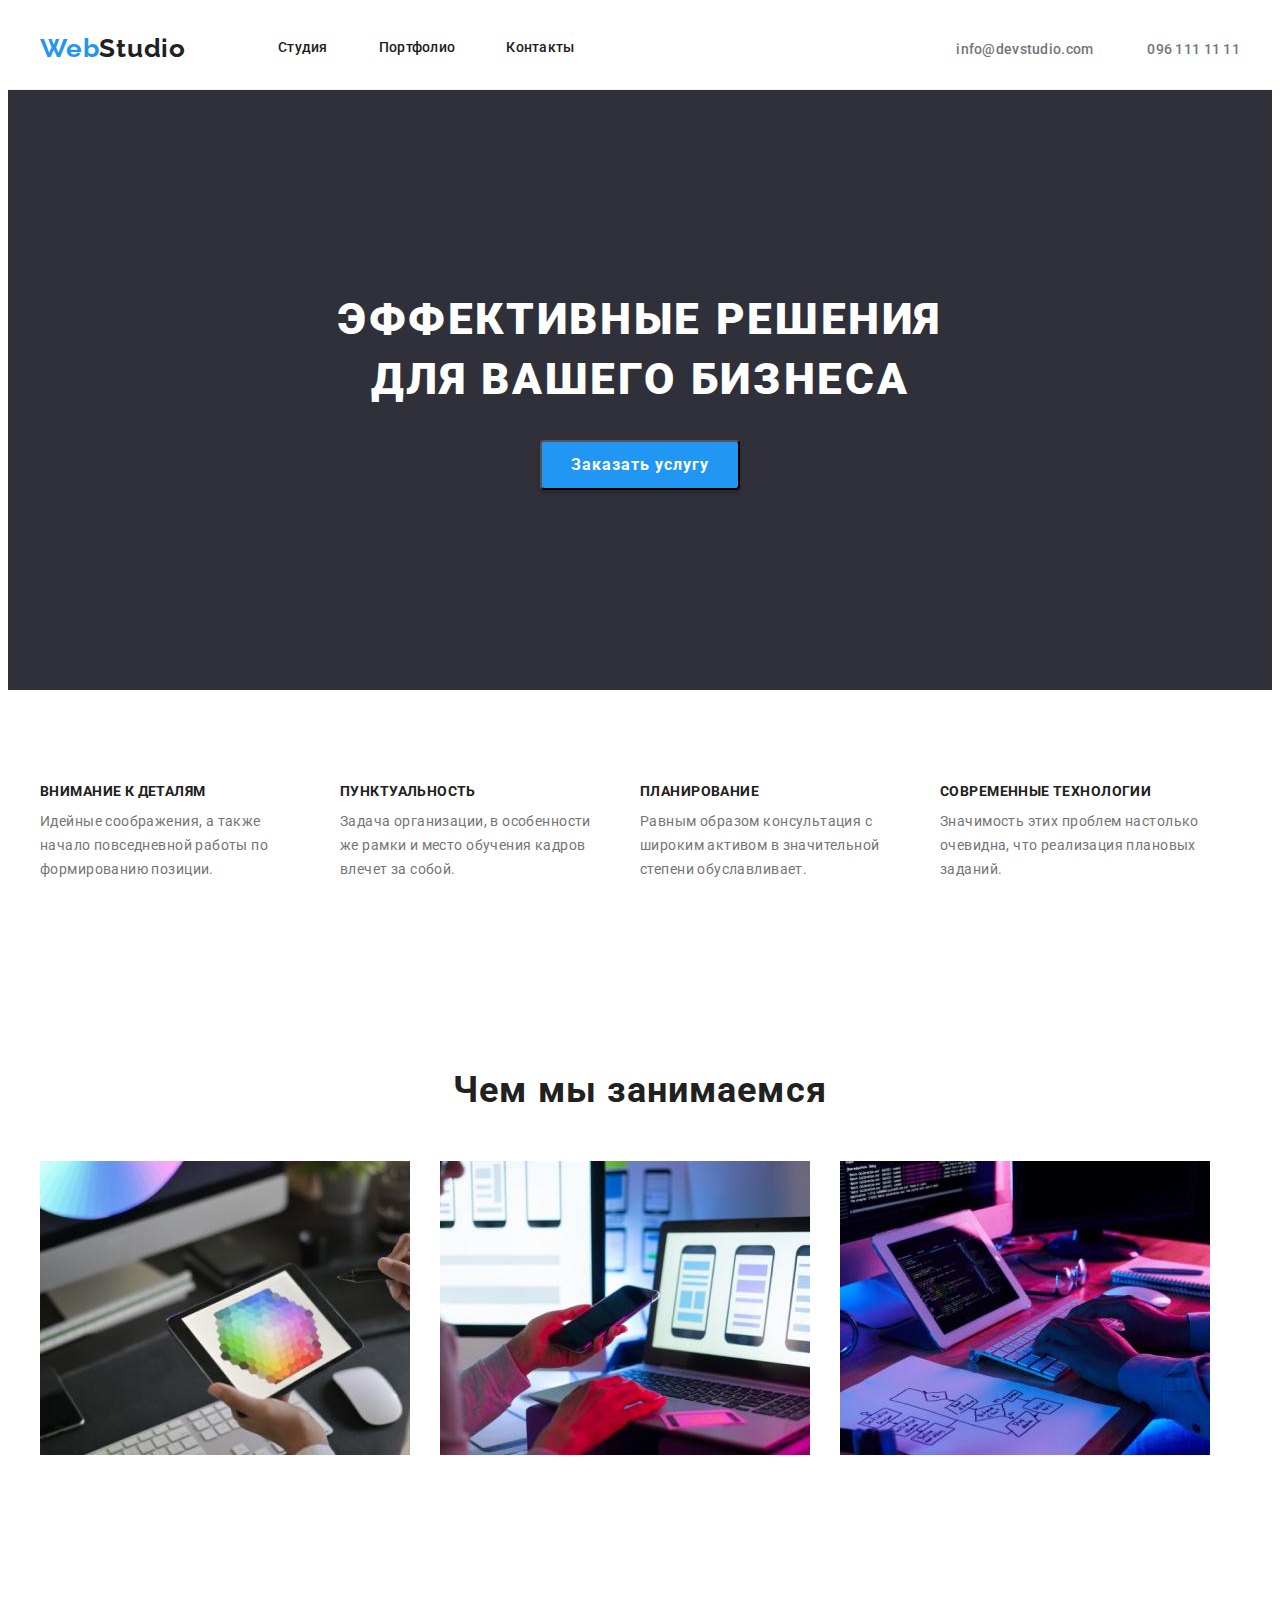
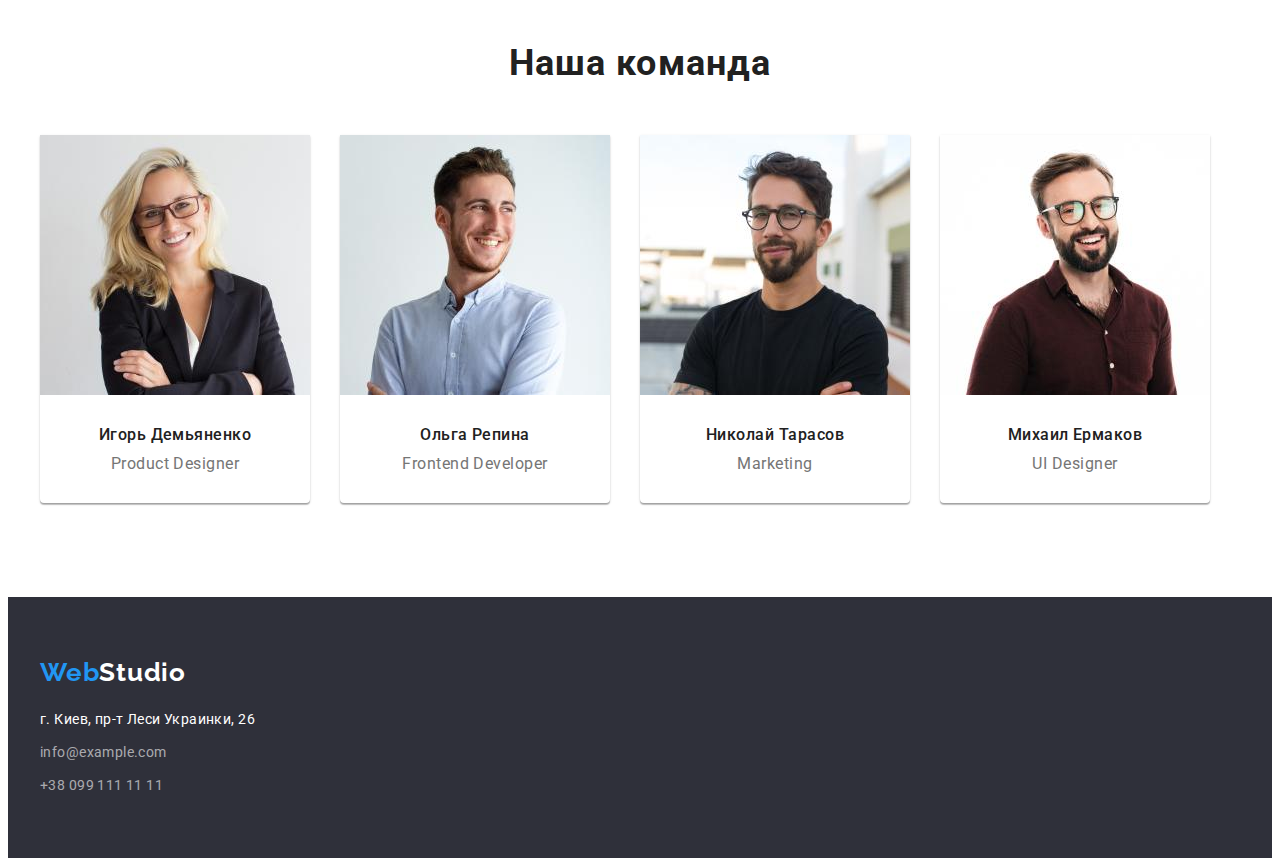
<file: index.html>
<!DOCTYPE html>
<html lang="ru">

<head>
    <meta charset="UTF-8">
    <meta http-equiv="X-UA-Compatible" content="IE=edge">
    <meta name="viewport" content="width=device-width, initial-scale=1.0">
    <title>Web studio</title>
    <link rel="preconnect" href="https://fonts.googleapis.com">
    <link rel="preconnect" href="https://fonts.gstatic.com" crossorigin>
    <link 
        href="https://fonts.googleapis.com/css2?family=Raleway:wght@700&family=Roboto:wght@400;500;700;900&display=swap" 
        rel="stylesheet">
    <link rel="stylesheet" href="https://cdnjs.cloudflare.com/ajax/libs/modern-normalize/1.1.0/modern-normalize.min.css"
        integrity="sha512-wpPYUAdjBVSE4KJnH1VR1HeZfpl1ub8YT/NKx4PuQ5NmX2tKuGu6U/JRp5y+Y8XG2tV+wKQpNHVUX03MfMFn9Q=="
        crossorigin="anonymous" referrerpolicy="no-referrer" />
    <link rel="stylesheet" href="./css/styles.css">
</head>

<body>
    <header class="header">
        <div class="container header-container">
            <nav class="header-navigation">
                <a href="" class="header-logo link">Web</a><a href="" class="header-logo2 link">Studio</a>
                <ul class="header-list list">
                    <li class="header-item">
                        <a href="./index.html" class="header-link link">Cтудия</a>
                    </li>
                    <li class="header-item">
                        <a href="./portfolio.html" class=" header-link link">Портфолио</a>
                    </li>
                    <li class="header-item">
                        <a href="" class="header-link link">Контакты</a>
                    </li>
                </ul>
            </nav>
            <div class="header-connect">
                <a class="header-mail link" href="mailto:info@devstudio.com">info@devstudio.com</a>
                <a class="header-tel link" href="tel:0961111111">096 111 11 11</a>
            </div>
        </div>
    </header>
    <main>
        <section class="decision">
            <div class="container decision-container">
                <div class="decision-item1">
                    <h1 class="decision-title">Эффективные решения для вашего бизнеса</h1>
                </div>
                <div class="decision-item2">
                    <button class="decision-btn" type="button">Заказать услугу</button>
                </div>
            </div>
        </section>
        <section class="things section">
            <div class="container things-container">
                <ul class="things-list list">
                    <li class="things-item">
                        <h2 class="things-item-title">ВНИМАНИЕ К ДЕТАЛЯМ</h2>
                        <p class="things-text">Идейные соображения, а также начало повседневной работы по формированию позиции.</p>
                    </li>
                    <li class="things-item">
                        <h2 class="things-item-title">ПУНКТУАЛЬНОСТЬ</h2>
                        <p class="things-text">Задача организации, в особенности же рамки и место обучения кадров влечет за собой.</p>
                    </li>
                    <li class="things-item">
                        <h2 class="things-item-title">ПЛАНИРОВАНИЕ</h2>
                        <p class="things-text">Равным образом консультация с широким активом в значительной степени обуславливает.</p>
                    </li>
                    <li class="things-item">
                        <h2 class="things-item-title">СОВРЕМЕННЫЕ ТЕХНОЛОГИИ</h2>
                        <p class="things-text">Значимость этих проблем настолько очевидна, что реализация плановых заданий.</p>
                    </li>
                </ul>
            </div>
        </section>
        <section class="occupation section">
            <div class="occupation-container container">
                <h2 class="occupation-title">Чем мы занимаемся</h2>
                <ul class="occupation-list list">
                    <li class="occupation-item">
                        <img src="./images/box1.jpg" alt="человек держит планшет" width="370" height="294">
                    </li>
                    <li class="occupation-item">
                        <img src="./images/box2.jpg" alt="человек держит телефон и работает за ноутбуком" width="370"
                            height="294">
                    </li>
                    <li class="occupation-item">
                        <img src="./images/box3.jpg" alt="человек набирает на клавиатуре" width="370" height="294">
                    </li>
                </ul>
            </div>
        </section>
        <section class="group section">
            <div class="container group-container">
                <h2 class="group-title">Наша команда</h2>
                <ul class="group-list list">
                    <li class="group-item">
                        <img src="./images/img1.jpg" alt="светловолосая девушка улыбается" width="270" height="260">
                        <div class="group-block">
                            <h3 class="group-item-title">Игорь Демьяненко</h3>
                            <p class="group-item-text" lang="en">Product Designer</p>
                        </div>
                    </li>
                    <li class="group-item">
                        <img src="./images/img2.jpg" alt="светловолосый парень улыбается" width="270" height="260">
                        <div class="group-block">
                            <h3 class="group-item-title">Ольга Репина</h3>
                            <p  class="group-item-text" lang="en">Frontend Developer</p>
                        </div>
                    </li>
                    <li class="group-item">
                        <img src="./images/img3.jpg" alt="темноволосый парень в очках" width="270" height="260">
                        <div class="group-block">
                            <h3 class="group-item-title">Николай Тарасов</h3>
                            <p class="group-item-text" lang="en">Marketing</p>
                    </div>
                    </li>
                    <li class="group-item">
                        <img src="./images/img4.jpg" alt="темноволосый парень в очках улыбается" width="270" height="260">
                        <div class="group-block">
                            <h3 class="group-item-title">Михаил Ермаков</h3>
                            <p  class="group-item-text" lang="en">UI Designer</p>
                        </div>
                    </li>
                </ul>
            </div>
        </section>
    </main>
    <footer class="footer">
        <div class="container footer-container">
            <div class="footer-items">
                <div class="footer-logos">
                    <a href="" class="footer-logo link">Web</a><a href="" class="footer-logo2 link">Studio</a>
                </div>
                <address>
                    <ul class="footer-list list">
                        <li class="footer-item">
                            <a class="footer-link link" href="https://www.google.com/maps?q=%D0%B3.+%D0%9A%D0%B8%D0%B5%D0%B2,+%D0%BF%D1%80-%D1%82+%D0%9B%D0%B5%D1%81%D0%B8+%D0%A3%D0%BA%D1%80%D0%B0%D0%B8%D0%BD%D0%BA%D0%B8,+26&um=1&ie=UTF-8&sa=X&ved=2ahUKEwjoraui8fLzAhWJiv0HHVOpAP4Q_AUoAXoECAEQAw"
                                target="_blank" rel="noopener noreferrer">г. Киев, пр-т Леси Украинки, 26</a>
                        </li>
                        <li class="footer-item">
                            <a class="footer-link-z link" href="mailto:info@example.com">info@example.com</a>
                        </li>
                        <li class="footer-item">
                            <a class="footer-link-z link" href="tel:+380991111111">+38 099 111 11 11</a>
                        </li>
                    </ul>
                </address>
            </div>
        </div>
    </footer>
</body>

</html>
</file>
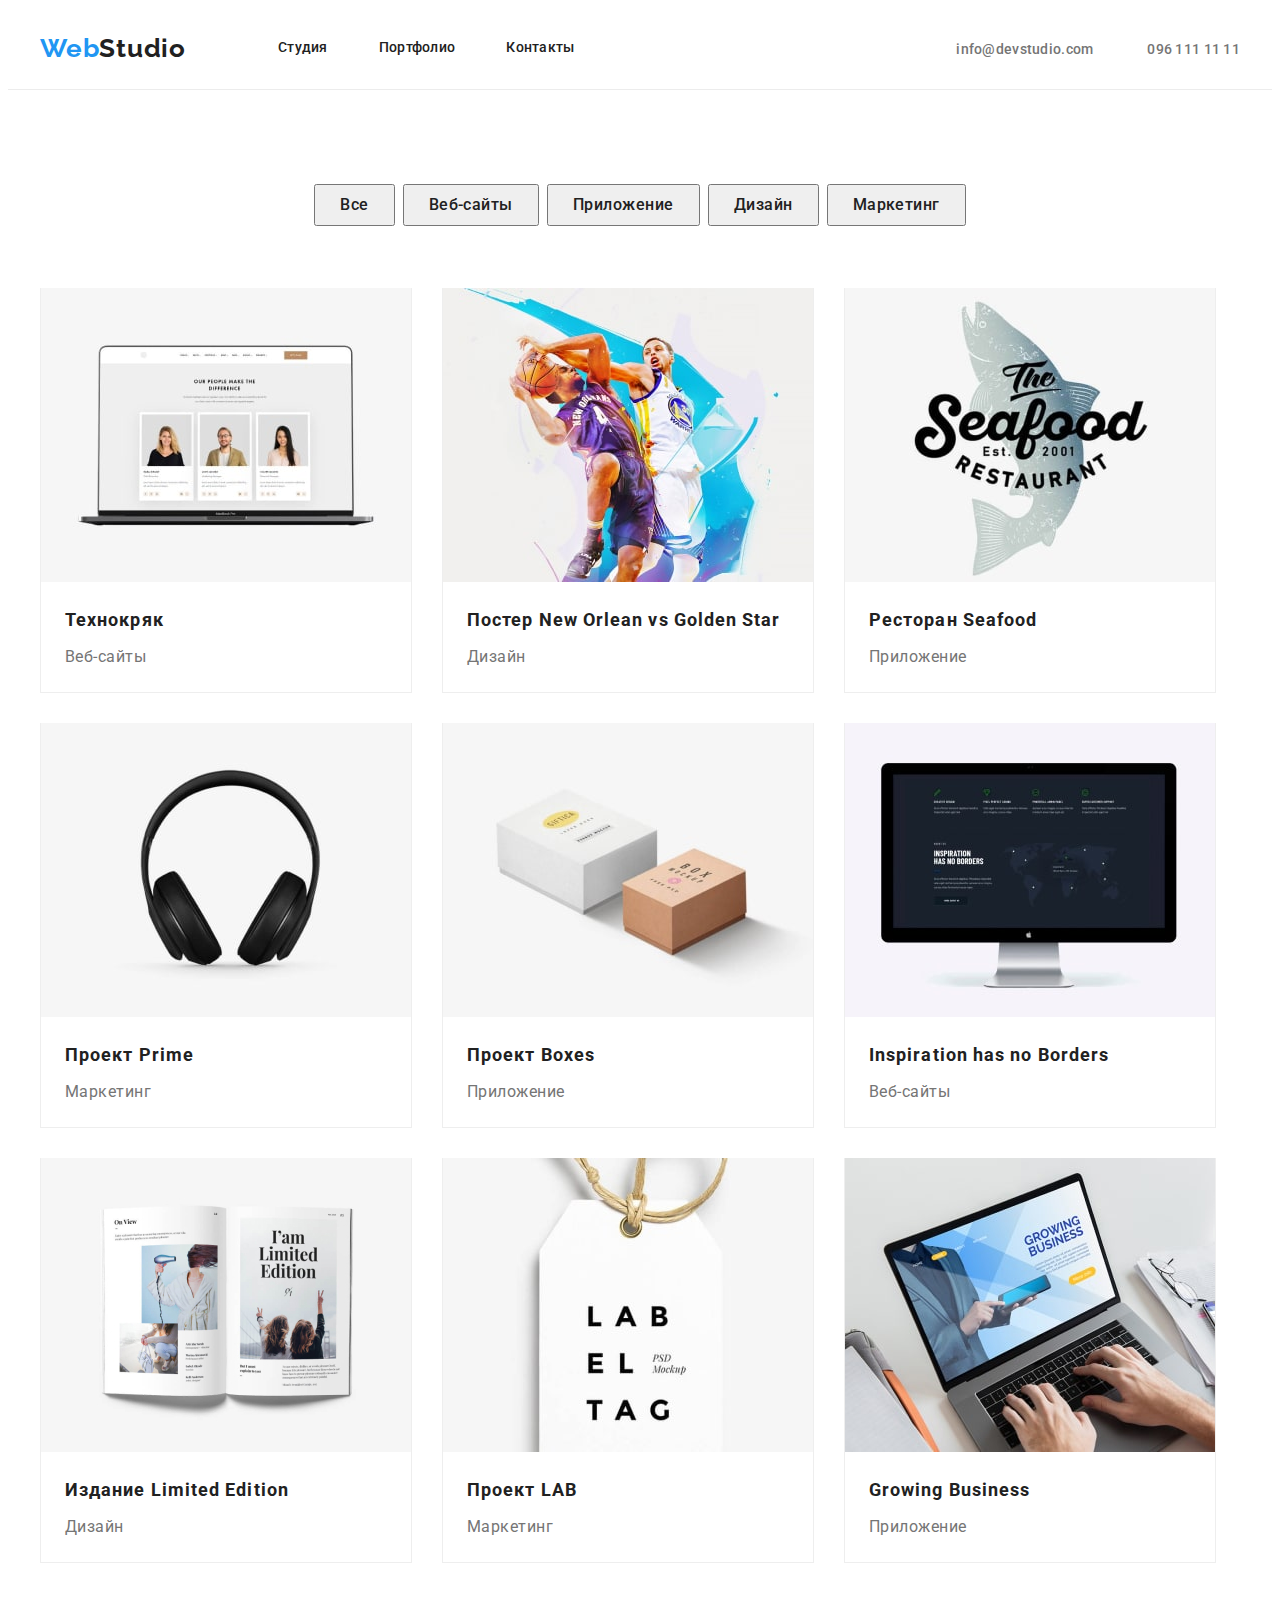
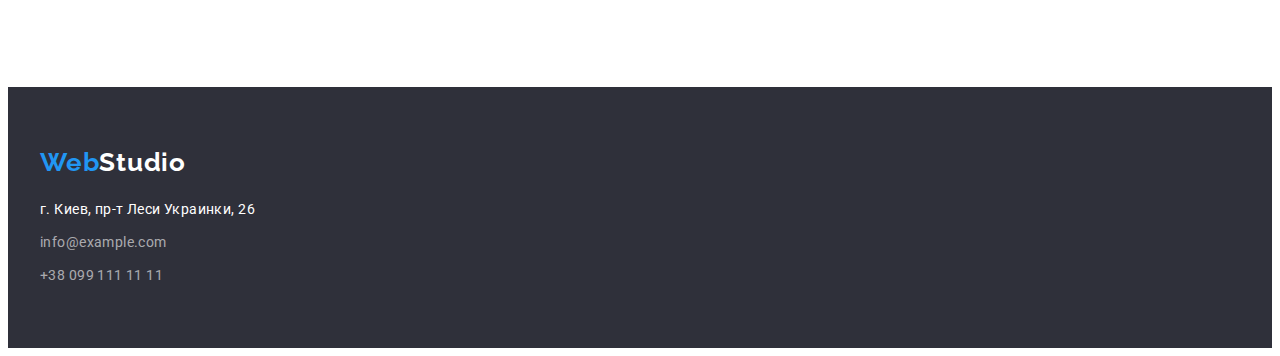
<file: portfolio.html>
<!DOCTYPE html>
<html lang="en">
<head>
    <meta charset="UTF-8">
    <meta http-equiv="X-UA-Compatible" content="IE=edge">
    <meta name="viewport" content="width=device-width, initial-scale=1.0">
    <title>Portfolio</title>
    <link rel="preconnect" href="https://fonts.googleapis.com">
    <link rel="preconnect" href="https://fonts.gstatic.com" crossorigin>
    <link href="https://fonts.googleapis.com/css2?family=Raleway:wght@700&family=Roboto:wght@400;500;700;900&display=swap"
        rel="stylesheet">
    <link rel="stylesheet" href="https://cdnjs.cloudflare.com/ajax/libs/modern-normalize/1.1.0/modern-normalize.min.css"
            integrity="sha512-wpPYUAdjBVSE4KJnH1VR1HeZfpl1ub8YT/NKx4PuQ5NmX2tKuGu6U/JRp5y+Y8XG2tV+wKQpNHVUX03MfMFn9Q=="
            crossorigin="anonymous" referrerpolicy="no-referrer" />
    <link rel="stylesheet" href="./css/styles.css">
</head>
<body>
    <header class="header">
        <div class="container header-container">
            <nav class="header-navigation">
                <a href="" class="header-logo link">Web</a><a href="" class="header-logo2 link">Studio</a>
                    <ul class="header-list list">
                        <li class="header-item">
                            <a href="./index.html" class="header-link link">Cтудия</a>
                        </li>
                        <li class="header-item">
                            <a href="./portfolio.html" class=" header-link link">Портфолио</a>
                        </li>
                        <li class="header-item">
                            <a href="" class="header-link link">Контакты</a>
                        </li>
                    </ul>
            </nav>
            <div class="header-connect">
                <a class="header-mail link" href="mailto:info@devstudio.com">info@devstudio.com</a>
                <a class="header-tel link" href="tel:0961111111">096 111 11 11</a>
            </div>
        </div>
        </header>
    <section class="themes section">
        <div class="container themes-container">
            <ul class="themes-list list">
                <li class="themes-item">
                    <button class="themes-btn" type="button">Все</button>
                </li>
                <li class="themes-item">
                    <button class="themes-btn" type="button">Веб-сайты</button>
                </li>
                <li class="themes-item">
                    <button class="themes-btn" type="button">Приложение</button>            
                </li>
                <li class="themes-item">
                    <button class="themes-btn" type="button">Дизайн</button>            
                </li>
                <li class="themes-item">
                    <button class="themes-btn" type="button">Маркетинг</button>
                </li>
            </ul>
            <ul class="themes-lists list">
                <li class="themes-items">
                    <img src="./images/img-portfolio1.jpg" alt="ноутбук" width="370" height="294">
                    <div class="themes-items-text">
                        <h3 class="themes-item-title">Технокряк</h3>
                        <p class="themes-text">Веб-сайты</p>
                    </div>
                </li>
                <li class="themes-items">
                    <img src="./images/img-portfolio2.jpg" alt="парни перехватывают мяч" width="370" height="294">
                    <div class="themes-items-text">
                        <h3 class="themes-item-title">Постер New Orlean vs Golden Star</h3>
                        <p class="themes-text">Дизайн</p>
                    </div>
                </li>
                <li class="themes-items">
                    <img src="./images/img-portfolio3.jpg" alt="логотип ресторана" width="370" height="294">
                    <div class="themes-items-text">
                        <h3 class="themes-item-title">Ресторан Seafood</h3>
                        <p class="themes-text">Приложение</p>
                    </div>
                </li>
                <li class="themes-items">
                    <img src="./images/img-portfolio4.jpg" alt="наушники" width="370" height="294">
                    <div class="themes-items-text">
                        <h3 class="themes-item-title">Проект Prime</h3>
                        <p class="themes-text">Маркетинг</p>
                    </div>
                </li>
                <li class="themes-items">
                    <img src="./images/img-portfolio5.jpg" alt="две коробки" width="370" height="294">
                    <div class="themes-items-text">
                        <h3 class="themes-item-title">Проект Boxes</h3>
                        <p class="themes-text">Приложение</p>
                    </div>
                </li>
                <li class="themes-items">
                    <img src="./images/img-portfolio6.jpg" alt="монитор" width="370" height="294">
                    <div class="themes-items-text">
                        <h3 lang="en" class="themes-item-title">Inspiration has no Borders</h3>
                        <p class="themes-text">Веб-сайты</p>
                    </div>
                </li>
                <li class="themes-items">
                    <img src="./images/img-portfolio7.jpg" alt="журнал" width="370" height="294">
                    <div class="themes-items-text">
                        <h3 lang="en" class="themes-item-title">Издание Limited Edition</h3>
                        <p class="themes-text">Дизайн</p>
                    </div>
                </li>
                <li class="themes-items">
                    <img src="./images/img-portfolio8.jpg" alt="бирка" width="370" height="294">
                    <div class="themes-items-text">
                        <h3 class="themes-item-title">Проект LAB</h3>
                        <p class="themes-text">Маркетинг</p>
                    </div>
                </li>
                <li class="themes-items">
                    <img src="./images/img-portfolio9.jpg" alt="человек работает за ноутбуком" width="370" height="294">
                    <div class="themes-items-text">
                        <h3 lang="en" class="themes-item-title">Growing Business</h3>
                        <p class="themes-text">Приложение</p>
                    </div>
                </li>
            </ul>
        </div>
    </section>
    <footer class="footer">
        <div class="container footer-container">
            <div class="footer-items">
                <div class="footer-logos">
                    <a href="" class="footer-logo link">Web</a><a href="" class="footer-logo2 link">Studio</a>
                </div>
                <address>
                    <ul class="footer-list list">
                        <li class="footer-item">
                            <a class="footer-link link"
                                href="https://www.google.com/maps?q=%D0%B3.+%D0%9A%D0%B8%D0%B5%D0%B2,+%D0%BF%D1%80-%D1%82+%D0%9B%D0%B5%D1%81%D0%B8+%D0%A3%D0%BA%D1%80%D0%B0%D0%B8%D0%BD%D0%BA%D0%B8,+26&um=1&ie=UTF-8&sa=X&ved=2ahUKEwjoraui8fLzAhWJiv0HHVOpAP4Q_AUoAXoECAEQAw"
                                target="_blank" rel="noopener noreferrer">г. Киев, пр-т Леси Украинки, 26</a>
                        </li>
                        <li class="footer-item">
                            <a class="footer-link-z link" href="mailto:info@example.com">info@example.com</a>
                        </li>
                        <li class="footer-item">
                            <a class="footer-link-z link" href="tel:+380991111111">+38 099 111 11 11</a>
                        </li>
                    </ul>
                </address>
            </div>
        </div>
    </footer>
    
</body>
</html>
</file>
<file: css/styles.css>
:root {
  --main-title-color: #ffffff;
  --second-title-color: #212121;
  --accent-title-color: #2196f3;
  --main-text-color: #757575;
  --main-btn-color: #ffffff;
}

p,
h1,
h2,
h3,
h4,
h5,
h6 {
  margin: 0;
}

ul {
  margin: 0;
  padding: 0;
}

button {
  cursor: pointer;
}

.container {
  width: 1200px;
  padding-left: 15px;
  padding-right: 15px;
  margin: 0 auto;
}

img {
  display: block;
}

body {
  font-family: 'Roboto', sans-serif;
}

.list {
  list-style: none;
}

.link {
  text-decoration: none;
}

.section {
  padding-top: 94px;
  padding-bottom: 94px;
}

/* -----------------HEADER-------------------- */

.header-link {
  font-family: inherit;
  font-weight: 500;
  font-size: 14px;
  line-height: 1.14;
  letter-spacing: 0.02em;
  color: var(--second-title-color);
  padding-top: 25px;
  padding-bottom: 25px;
  display: block;
}

.header {
  border-bottom-width: 1px;
  border-bottom-style: solid;
  border-bottom-color: #ececec;
}

.header-container {
  display: flex;
  align-items: center;
}

.header-list {
  display: flex;
}

.header-navigation {
  display: flex;
  align-items: center;
}

.header-connect {
  margin-left: auto;
}

.header-logo2 {
  margin-right: 92px;
}

.header-item:not(:last-child) {
  margin-right: 51px;
}

.header-mail {
  font-weight: 500;
  font-size: 14px;
  line-height: 1.14;
  letter-spacing: 0.02em;
  color: var(--main-text-color);
  padding-top: 25px;
  padding-bottom: 25px;
  display: inline;
}

.header-tel {
  font-weight: 500;
  font-size: 14px;
  line-height: 1.14;
  letter-spacing: 0.02em;
  color: var(--main-text-color);
  margin-left: 50px;
  padding-top: 25px;
  padding-bottom: 25px;
  display: inline;
}

.header-link:hover {
  color: var(--accent-title-color);
}

.header-link:focus {
  color: var(--accent-title-color);
}

.header-tel:hover {
  color: var(--accent-title-color);
}

.header-mail:hover {
  color: var(--accent-title-color);
}

.header-tel:focus {
  color: var(--accent-title-color);
}
.header-mail:focus {
  color: var(--accent-title-color);
}

.header-logo {
  font-family: Raleway;
  font-weight: 700;
  font-size: 26px;
  line-height: 1.19;
  letter-spacing: 0.03em;
  color: var(--accent-title-color);
  padding-top: 25px;
  padding-bottom: 25px;
  display: block;
}

.header-logo2 {
  font-family: Raleway;
  font-weight: 700;
  font-size: 26px;
  line-height: 1.19;
  letter-spacing: 0.03em;
  color: var(--second-title-color);
}

/* --------------DECISION------------ */

.decision {
  background-color: #2f303a;
  padding-top: 200px;
  padding-bottom: 200px;
}

.decision-item1 {
  display: flex;
  justify-content: center;
  text-align: center;
}

.decision-title {
  font-weight: 900;
  font-size: 44px;
  line-height: 1.36;
  letter-spacing: 0.06em;
  text-transform: uppercase;
  color: var(--main-title-color);
  margin-bottom: 30px;
  width: 696px;
  height: 120px;
}

.decision-item2 {
  display: block;
  justify-content: center;
  text-align: center;
}

.decision-btn {
  font-family: inherit;
  font-weight: 700;
  font-size: 16px;
  line-height: 1.88;
  letter-spacing: 0.06em;
  cursor: pointer;
  color: var(--main-btn-color);
  background-color: var(--accent-title-color);
  width: 200px;
  height: 50px;
  box-sizing: border-box;
  box-shadow: 0px 4px 4px rgba(0, 0, 0, 0.15);
  border-radius: 4px;
}

/* --------------------THINGS---------------- */

.things-list {
  display: flex;
}

.things-item:not(:last-child) {
  margin-right: 30px;
}

.things-item-title {
  font-weight: 700;
  font-size: 14px;
  line-height: 1.14;
  letter-spacing: 0.03em;
  text-transform: uppercase;
  color: var(--second-title-color);
  margin-bottom: 10px;
}

.things-text {
  font-size: 14px;
  line-height: 1.71;
  letter-spacing: 0.03em;
  color: var(--main-text-color);
  width: 270px;
}

.things-text:not(:last-child) {
  margin-right: 30px;
}

.things-title {
  font-weight: 700;
  font-size: 36px;
  line-height: 1.16;
  letter-spacing: 0.03em;
  color: var(--second-title-color);
  text-align: center;
}

/* ------------------OCCUPATION---------------------------- */

.occupation-title {
  font-weight: 700;
  font-size: 36px;
  line-height: 1.16;
  letter-spacing: 0.03em;
  color: var(--second-title-color);
  margin-bottom: 50px;
  text-align: center;
}

.occupation-list {
  display: flex;
}

.occupation-item:not(:last-child) {
  margin-right: 30px;
}

/* ----------------------GROUP---------------------------- */

.group-list {
  display: flex;
}

.group-item:not(:last-child) {
  margin-right: 30px;
}

.group-item {
  border: 10px solid #ffffff;
  box-sizing: border-box;
  box-shadow: 0px 1px 3px rgba(0, 0, 0, 0.12), 0px 1px 1px rgba(0, 0, 0, 0.14),
    0px 2px 1px rgba(0, 0, 0, 0.2);
  border-radius: 0px 0px 4px 4px;
}

.group-title {
  font-weight: 700;
  font-size: 36px;
  line-height: 1.16;
  letter-spacing: 0.03em;
  color: var(--second-title-color);
  text-align: center;
  margin-bottom: 50px;
}

.group-item-title {
  font-weight: 500;
  font-size: 16px;
  line-height: 1.19;
  letter-spacing: 0.03em;
  color: var(--second-title-color);
  text-align: center;
}

.group-item-text {
  font-size: 16px;
  line-height: 1.19;
  letter-spacing: 0.03em;
  color: var(--main-text-color);
  text-align: center;
  padding-top: 10px;
}

.group-block {
  padding-top: 30px;
  padding-bottom: 30px;
}

.group-item {
  border: 1px #ffffff;
  background-color: #ffffff;
}

/* ----------------------------FOOTER-------------------- */

.footer {
  padding-top: 60px;
  padding-bottom: 60px;
  background-color: #2f303a;
}

.footer-link {
  font-family: inherit;
  font-size: 14px;
  line-height: 1.71;
  letter-spacing: 0.03em;
  color: var(--main-title-color);
}

.footer-link-z {
  font-family: inherit;
  font-size: 14px;
  line-height: 1.17;
  letter-spacing: 0.03em;
  color: var(--main-text-color);
}

.footer-logos {
  margin-bottom: 20px;
}

/* -------------------------THEMES------------------- */

.themes-list {
  display: flex;
  justify-content: center;
  min-width: 611px;
  min-height: 54px;
  margin-bottom: 50px;
}

.themes-item:not(:last-child) {
  padding-right: 8px;
}

.themes-lists {
  display: flex;
  flex-wrap: wrap;
  margin-right: -30px;
}

.themes-items {
  margin-right: 30px;
  margin-bottom: 30px;
  border-bottom: 1px solid #eeeeee;
  border-left: 1px solid #eeeeee;
  border-right: 1px solid #eeeeee;
}

.themes-items-text {
  padding: 20px 24px 20px 24px;
}

.themes-items:nth-child(3n) {
  margin-right: 0;
}

.themes-item-title {
  margin-bottom: 4px;
}

.themes-btn {
  font-family: inherit;
  font-weight: 500;
  font-size: 16px;
  line-height: 1.62;
  letter-spacing: 0.03em;
  cursor: pointer;
  color: var(--second-title-color);
  padding: 6px 24px 6px 24px;
}

.themes-btn:hover {
  color: var(--main-btn-color);
  background-color: var(--accent-title-color);
}

.themes-btn:focus {
  color: var(--main-btn-color);
  background-color: var(--accent-title-color);
}

.themes-item-title {
  font-weight: 700;
  font-size: 18px;
  line-height: 2;
  letter-spacing: 0.06em;
  color: var(--second-title-color);
}

.themes-text {
  font-size: 16px;
  line-height: 1.88;
  letter-spacing: 0.03em;
  color: var(--main-text-color);
}

/* -------------------------FOOTER----------------------- */

.footer-link {
  font-family: inherit;
  font-style: normal;
  font-size: 14px;
  line-height: 1.71;
  letter-spacing: 0.03em;
  color: var(--main-title-color);
}

.footer-link-z {
  font-family: inherit;
  font-style: normal;
  font-size: 14px;
  line-height: 1.71;
  letter-spacing: 0.03em;
  color: rgba(255, 255, 255, 0.6);
}

.footer-logo {
  font-family: Raleway;
  font-weight: 700;
  font-size: 26px;
  line-height: 1.19;
  letter-spacing: 0.03em;
  color: var(--accent-title-color);
}

.footer-logo2 {
  font-family: Raleway;
  font-weight: 700;
  font-size: 26px;
  line-height: 1.19;
  letter-spacing: 0.03em;
  color: var(--main-title-color);
}

.footer-item:not(:last-child) {
  margin-bottom: 9px;
}
</file>
